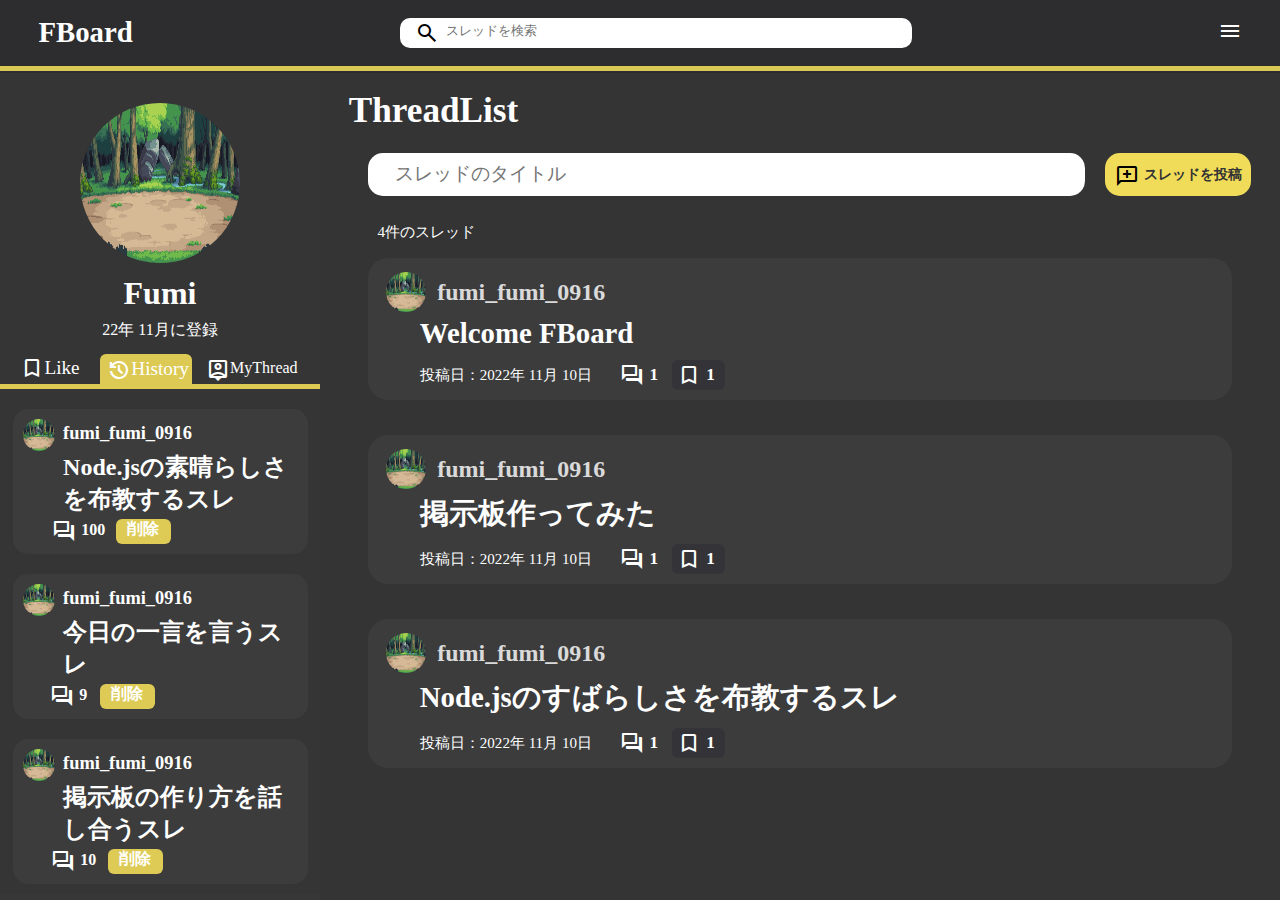
<file: index.html>
<!DOCTYPE html>
<html lang="en">
<head>
    <meta charset="UTF-8">
    <meta http-equiv="X-UA-Compatible" content="IE=edge">
    <meta name="viewport" content="width=device-width, initial-scale=1.0">
    <title>Document</title>
    <link rel="stylesheet" href="style.css">
    <link rel="stylesheet" href="mainStyle.css">
    <link rel="stylesheet" href="LeftBar.css">
    <link href="https://fonts.googleapis.com/icon?family=Material+Icons"
    rel="stylesheet">
    <link rel="stylesheet" href="https://fonts.googleapis.com/css2?family=Material+Symbols+Outlined:opsz,wght,FILL,GRAD@20..48,100..700,0..1,-50..200" />
    <link rel="stylesheet" href="https://fonts.googleapis.com/css2?family=Material+Symbols+Outlined:opsz,wght,FILL,GRAD@48,400,0,0" />
    <link rel="stylesheet" href="https://fonts.googleapis.com/css2?family=Material+Symbols+Outlined:opsz,wght,FILL,GRAD@20..48,100..700,0..1,-50..200" />
    <link href="https://fonts.googleapis.com/icon?family=Material+Icons" rel="stylesheet">

<body>
    <div class="mainWapp">        
        <div class="topBar">
            <div class="mainBox">
               
                <div class="topBarTitle">
                    <span class="TopTitile">FBoard</span>
                </div>
                <div class="inputWapp">
                    <span class="material-symbols-outlined sagasu">
                        search
                        </span>
                    <input type="text" class="searchThread" placeholder='スレッドを検索'>

                </div>
                <div class="kari">
                    <span class="material-symbols-outlined">
                        menu
                        </span>
                </div>
            </div>
            <div class="subBox">
            </div>
        </div>
        <div class="mainSpace">
            <div class="leftBar">
                <div class="leftBarTop">
                    <div class="phtoWapp">
                            <div class="photoWapp2">
                                    <img src="./DbubPH_XkAIyVdP.png" class="profilePhoto" width="160" height="160">

                            </div>
                            <div class="leftNameWapp">
                                <span class="NameTag">Fumi</span> 
                                <span class="MybirthDay">22年 11月に登録</span>
                            </div>
                            <div class="Toolbar">

                                    <div class="toolStar box1">
                                        <input type="radio" name="tab_item" id="tab_radio_A" class="tab_radio" >
                                        <div class="selectBox1">
                                        </div>
                                        <div class="toolTextWapp toolTextWappLike">
                                            <span class="material-symbols-outlined like toolText">
                                                bookmark
                                                </span>
                                            <label class="likeText toolText" id ="LikeText"  for="tab_radio_A">Like</label>
                                    </div>
                                    </div>
                                    <div class="toolHistory">
                                        <input type="radio" name="tab_item" id="tab_radio_B" class="tab_radio2" checked>
                                        <div class="selectBox1">

                                        </div>
                                        <div class="toolTextWapp toolTextWappHistory">
                                            <span class="material-symbols-outlined history">
                                                history
                                            </span>

                                        <label class="historyText toolText" for="tab_radio_B">History</label>
                                    </div>
                                    </div>
                                    <div class="toolThread">
                                        <input type="radio" name="tab_item" id="tab_radio_C" class="tab_radio3">
                                        <div class="selectBox1">

                                        </div>
                                        <div class="toolTextWapp toolTextWappMyThread">
                                            <span class="material-symbols-outlined myThread">
                                                person_pin
                                                </span>
                                            <label class="MyThreadText toolText" for = "tab_radio_C">MyThread</label>

                                        </div>
                                    </div>
                                    </div>
                                <!-- <div class="toolbarLine">
                                </div> -->

                            </div>

                    </div>
                    <div class="toolBarLine">
                        
                    </div>
                <div class="leftBarBottom">
                    <div class="leftBarBottomWapp">
                        <div class="LeftBarThread">
                            <div class="LeftBarThreadTop">
                                <img src="./DbubPH_XkAIyVdP.png" width="32px" height="32px" class="LeftBarImg">
                                <span class="LeftBarThreadName">fumi_fumi_0916</span>
                            </div>
                            <div class="LeftHreadMain">
                                <span class="LeftBarThreadTitle">Node.jsの素晴らしさを布教するスレ</span>
                            </div>
                            <div class="LeftBarThreadBottom">
                                    <div class="LeftThreadTweetCounter">
                                        <span class="material-symbols-outlined LeftThreadTweetIcon">
                                            forum
                                            </span>
                                        <span class="LeftTweetCounterText">100</span>
                                    </div>
                                    <div class="delteThreadButton">
                                        <span class="LeftThreadDelete">削除</span>
                                    </div>
                            </div>
                        </div>

                        <div class="LeftBarThread">
                            <div class="LeftBarThreadTop">
                                <img src="./DbubPH_XkAIyVdP.png" width="32px" height="32px" class="LeftBarImg">
                                <span class="LeftBarThreadName">fumi_fumi_0916</span>
                            </div>
                            <div class="LeftHreadMain">
                                <span class="LeftBarThreadTitle">今日の一言を言うスレ</span>
                            </div>
                            <div class="LeftBarThreadBottom">
                                    <div class="LeftThreadTweetCounter">
                                        <span class="material-symbols-outlined LeftThreadTweetIcon">
                                            forum
                                            </span>
                                        <span class="LeftTweetCounterText">9</span>
                                    </div>
                                    <div class="delteThreadButton">
                                        <span class="LeftThreadDelete">削除</span>
                                    </div>
                            </div>
                        </div>

                        <div class="LeftBarThread">
                            <div class="LeftBarThreadTop">
                                <img src="./DbubPH_XkAIyVdP.png" width="32px" height="32px" class="LeftBarImg">
                                <span class="LeftBarThreadName">fumi_fumi_0916</span>
                            </div>
                            <div class="LeftHreadMain">
                                <span class="LeftBarThreadTitle">掲示板の作り方を話し合うスレ</span>
                            </div>
                            <div class="LeftBarThreadBottom">
                                    <div class="LeftThreadTweetCounter">
                                        <span class="material-symbols-outlined LeftThreadTweetIcon">
                                            forum
                                            </span>
                                        <span class="LeftTweetCounterText">10</span>
                                    </div>
                                    <div class="delteThreadButton">
                                        <span class="LeftThreadDelete">削除</span>
                                    </div>
                            </div>
                        </div>

                        <div class="LeftBarThread">
                            <div class="LeftBarThreadTop">
                                <img src="./DbubPH_XkAIyVdP.png" width="32px" height="32px" class="LeftBarImg">
                                <span class="LeftBarThreadName">fumi_fumi_0916</span>
                            </div>
                            <div class="LeftHreadMain">
                                <span class="LeftBarThreadTitle">Node.jsの素晴らしさを布教するスレ</span>
                            </div>
                            <div class="LeftBarThreadBottom">
                                    <div class="LeftThreadTweetCounter">
                                        <span class="material-symbols-outlined LeftThreadTweetIcon">
                                            forum
                                            </span>
                                        <span class="LeftTweetCounterText">30</span>
                                    </div>
                                    <div class="delteThreadButton">
                                        <span class="LeftThreadDelete">削除</span>
                                    </div>
                            </div>
                        </div>

                </div>
                </div>
            </div>
            <div class="mainScreen">
                <div class="mainScreenWapp">
                    <div class="ThreadListTop">
                        <span class="ThreadListTopText">ThreadList</span>
                    </div>
                    <div class="ThreadCreateBox">
                        
                            <div class="createInputWapp">
                                <input type="text" class="createThreadInput" placeholder="スレッドのタイトル">
                            </div>
                            <div class="sendThreadButton">

                                    <span class="material-symbols-outlined createThreadIcon">
                                        add_comment
                                        </span>
                                    <span class="createThreadButton">スレッドを投稿</span>
                            </div>
                    </div>
                    <span class="ThreaCounterText">4件のスレッド</span>
                    <div class="WriteHread">
                        <div class="Thread">
                            <div class="ThreadHead">
                                <img src="./DbubPH_XkAIyVdP.png" width="40px" height="40px" class="ThreadIcon">
                                <span class="ThreadUserName">fumi_fumi_0916</span>
                            </div>
                            <div class="ThreadBody">
                                <span class="ThreadTitle">Welcome FBoard </span>
                            </div>
                            <div class="ThreadBottom">
                                    <span class="ThreadCreateSend">投稿日：</span>
                                    <span class="ThreadCreateDate">2022年 11月 10日</span>
                                    <div class="ThreadButton">
                                        <div class="seeNum">
                                            <span class="material-symbols-outlined ThreadTweetNumIcon">
                                                forum
                                                </span>
                                            <span class="TweetCounterText">1</span>
                                        </div>
                                        <div class="likeNum">
                                            <span class="material-symbols-outlined ThreadLikeCounterIcon">
                                                bookmark
                                                </span>
                                                <span class="LileCounterText">1</span>
                                        </div>
                                    </div>
                            </div>
                        </div>
                        

                        <div class="Thread">
                            <div class="ThreadHead">
                                <img src="./DbubPH_XkAIyVdP.png" width="40px" height="40px" class="ThreadIcon">
                                <span class="ThreadUserName">fumi_fumi_0916</span>
                            </div>
                            <div class="ThreadBody">
                                <span class="ThreadTitle">掲示板作ってみた</span>
                            </div>
                            <div class="ThreadBottom">
                                    <span class="ThreadCreateSend">投稿日：</span>
                                    <span class="ThreadCreateDate">2022年 11月 10日</span>
                                    <div class="ThreadButton">
                                        <div class="seeNum">
                                            <span class="material-symbols-outlined ThreadTweetNumIcon">
                                                forum
                                                </span>
                                            <span class="TweetCounterText">1</span>
                                        </div>
                                        <div class="likeNum">
                                            <span class="material-symbols-outlined ThreadLikeCounterIcon">
                                                bookmark
                                                </span>
                                                <span class="LileCounterText">1</span>
                                        </div>

                                    </div>
                            </div>
                        </div>

                        <div class="Thread">
                            <div class="ThreadHead">
                                <img src="./DbubPH_XkAIyVdP.png" width="40px" height="40px" class="ThreadIcon">
                                <span class="ThreadUserName">fumi_fumi_0916</span>
                            </div>
                            <div class="ThreadBody">
                                <span class="ThreadTitle">Node.jsのすばらしさを布教するスレ</span>
                            </div>
                            <div class="ThreadBottom">
                                    <span class="ThreadCreateSend">投稿日：</span>
                                    <span class="ThreadCreateDate">2022年 11月 10日</span>
                                    <div class="ThreadButton">
                                        <div class="seeNum">
                                            <span class="material-symbols-outlined ThreadTweetNumIcon">
                                                forum
                                                </span>
                                            <span class="TweetCounterText">1</span>
                                        </div>
                                        <div class="likeNum">
                                            <span class="material-symbols-outlined ThreadLikeCounterIcon">
                                                bookmark
                                                </span>
                                                <span class="LileCounterText">1</span>
                                        </div>

                                    </div>
                            </div>
                        </div>
                        

                    </div>
                    <div class="">

                    </div>
                </div>
            </div>
        </div>
    </div>

</body>
</html>
</file>
<file: style.css>
.topBar{
    background-color: #2d2d2ffa;
    height: 73px;
}
body{
    margin: 0;
    background-color: #343435;
}
.mainWapp{
    height: 100vh;
    overflow: hidden;
}
.mainSpace{
    display: flex;
    background-color: #343435;

}
.leftBar{
    flex:2.45;
    min-width: 320px;
    background-color:#373738; 

    resize: both;
    height: 100vh;

}
.mainScreen{
    flex: 7.55;
    background-color:#343435;
    height: 90vh;
    overflow: auto;
    scrollbar-width: none
    ;
}
.leftBarTop{
    flex: 3.5;
    /* background-color:  #373738; */
    background-color:  #303030;

}
.leftBarBottom{
    flex: 6.5;
    height: 56vh;
    background-color:#353536;
    overflow: auto;
    scrollbar-width: none
}
.leftBarBottomWapp{
    height: 100%;
    
    
}
.mainBox{
    height:90%;
}
.sagasu{
    margin-top: 3px;
}
.subBox{
    background-color:rgba(255, 233, 92, 0.828);
    height: 5px;
}
.TopTitile{
    color: white;

    font-size: 180%;
    /* font-size: 1.5em; */
    font-weight: 800;
    font-family: 'Franklin Gothic';
}
.mainBox{
    display: flex;
    align-items: center;
    justify-content: space-between;
    width: 100%;

}
.topBarTitle{
    margin-left: 3%;
    
}
.searchBar{
    justify-content: center;
    
}
.searchThread{
    margin-left: 1%;
    display:flex;
    margin-top: 10px;
    outline: none;
    margin-top: 0px;
    height: 80%;
    width: 84%;
    border: none;
}
.kari{
     color: white;
margin-right: 3%;
}
.inputWapp{
    width: 40%;
    height: 30px;
    margin-right:6%;
    margin-left: 3%;
    border-radius: 10px;
    background-color: white;
    display: flex;

}

.material-symbols-outlined {
    display: flex;
    margin-left: 3%;

    
}


.phtoWapp{
    height: 100%;
     /* background-color: #373738;  */
     background-color: #353536;
}

.profilePhoto{
    border-radius: 50%;
    margin-top:30px;
}
.NameTag{

    color: white;
    font-size: 200%;
    /* font-size: 1.5em; */
    font-weight: 800;
    font-family: 'Franklin Gothic';
}
.leftNameWapp{
    text-align: center;
    margin-top: 8px;
}
.photoWapp2{
    text-align: center;
    /* margin-top: 40px; */
}
.profileText{
    display: flex;
}
.MybirthDay{
    color:white;
    font-family: 'Franklin Gothic';
}
.MybirthDay{
    display:flex;
    justify-content: center;
    margin-top: 8px;
}
.Toolbar{
    margin-top:4%;
    display: flex;
    justify-content: space-between;
    user-select:none
}
.toolbarLine{
    background-color: rgba(255, 233, 92, 0.828);
    height: 7px;
}
.material-symbols-outlined{

}
.toolStar{
    display: flex;
    color: white;
    margin-left: 4%;

}
.likeText{
    font-size: 120%;
    color: white;
    align-items: center;
    margin-top: 2px;

    font-family: 'Franklin Gothic';
}
.tab_radio:checked+.likeText{
    color: red;
}
.like{
    color: white;
    align-items: center;
    margin-top: 2px;

}
.toolHistory{
    display: flex;
    margin-left: 10px;
}
.history{
    color: white;
    align-items: center;
    margin-top: 2px;
}
.historyText{
    font-size: 120%;
    color: white;
    align-items: center;
    margin-top: 4px;
    font-family: 'Franklin Gothic';

}

.toolThread{
    display: flex;
    margin-right: 9%;
}
.myThread{
    color: white;
    align-items: center;
    margin-top: 2px;
}
.MyThreadText{
    font-size: 100%;
    color: white;
    align-items: center;
    margin-top: 3px;

    font-family: 'Franklin Gothic';

}

.toolBarLine{
    background-color: rgba(255, 233, 92, 0.828);
    height: 5px;
    
}
.toolText{
    margin-bottom: 4px;
}
.selectBox1{

}
.tab_radio:checked + .selectBox1 {
    background-color:rgba(255, 233, 92, 0.828);
    padding-left: 16px;
    position: absolute;
    height: 30px;
    width: 4%;
    min-width: 50px;
    align-items: center;
    border-radius: 6px 6px 0 0;
    min-width: 70px;
}  
.tab_radio2:checked + .selectBox1 {
    background-color:rgba(255, 233, 92, 0.828);
    margin: 0;
    padding: 0;
    position: absolute;
    height: 30px;
    width: 6%;
    min-width: 92px;
    
    border-radius: 6px 6px 0 0;
} 
.tab_radio3:checked + .selectBox1 {
    background-color:rgba(255, 233, 92, 0.828);
    margin: 0;
    padding: 0;
    position: absolute;
    height: 30px;
    width: 6%;
    margin-right: 0px;
    align-items: center;
     margin-right: 3%;
    word-break: break-all;

    min-width: 100px;
    border-radius: 6px 6px 0 0;
} 

.toolTextWapp{
    display: flex;
    /* position: relative; */
}
.toolTextWappHistory{
    margin-left: 6%;
    align-items: center;

    position: relative;

}
.toolTextWappLike{
    align-items: center;
    text-align: center;
    position: relative;
    left: 10%;
    
}
.toolTextWappMyThread{
    align-items: center;
    text-align: center;
    position: relative;
    left: 4%;

}

.tab_radio,.tab_radio2,.tab_radio3{
    display: none;
}
</file>
<file: mainStyle.css>
.mainScreenWapp{
    height: 100vh;
}
.ThreadListTop{

    table-layout: fixed;
    flex: 1;
    top: 0;
    z-index: 100;
}
.ThreadCreateBox{
    height: 8%;
    flex: 2;
    margin-top: 2%;
    display: flex;
    min-height: 68px;
}
.WriteHread{
    height: 75%;


}
.ThreadListTop{
    color: white;
    font-family: 'Franklin Gothic';
    font-size: 220%;
    display: flex;
    align-items: center;
    font-weight: 650;
    margin-left: 3%;
    margin-top: 18px;
    user-select:none;
}
.ThreadCreateBox{
    
}
.createThreadInput{
    height: 70%;

    font-size: 120%;
    margin-left:25px;
    margin-top: 5px;
    border:none;
    outline: none;
    width: fit-content;
    width: 85%;

}
.createInputWapp{

    background-color:white;
    margin-left: 5%;
    margin-top: 0.3%;
    height: 43px;
    width:77%;
    min-width: 250px;
    border-radius: 15px;


}

.createThreadButton{
    font-size: 90%;
    display: flex;
    align-items: center;
    font-family:'Franklin Gothic';
    font-weight: 650;
    color: #333333;
    white-space: nowrap;
    
}
.sendThreadButton{
    width: fit-content;
    display: flex;
    justify-content: center;
    margin-top: 0.3%;
    margin-right: 3%;
    /* background-color: rgba(247, 242, 101, 0.828);;; */
    background-color: rgba(255, 233, 92, 0.931);
    height: 43px;
    padding-right: 1%;
    border-radius: 15px;
    margin-left: 2%;
    user-select:none
}
.createThreadIcon{
    margin-top: 8%;
    margin-right: 5px;
    margin-left: 10px;
    justify-content: center;
    align-items: center;
}
.InputWappWapp{
    height: 100%;
}
.Thread{
    background-color: #3c3c3d;
    width: 90%;
    
    box-sizing: border-box;
    margin-left: 5%;
    margin-top: 15px;
    margin-bottom: 35px;
    border-radius: 20px;
}
.WriteThread{
    width: 100%;
    height: 100%;
}
.ThreaCounterText{
    margin-left: 6%;
    font-size: 95%;
    color: white;
    font-family: 'Franklin Gothic';
}
.ThreadIcon{
    border-radius: 50%;
    margin-left: 2.1%;
    margin-top:14px;
}
.ThreadHead{
    display: flex;
}
.ThreadUserName{
    display: flex;
    font-family: 'Franklin Gothic';
    align-items: center;
    color: rgba(255, 255, 255, 0.814);
    font-size: 150%;
    margin-left: 11px;
    margin-top: 14px;
    font-weight: 650;
}
.ThreadBody{
    margin-top: 5px;
    margin-left: 6%;
    margin-right: 1.5%;
    height: 100%;

}
.ThreadTitle{
    font-family: 'Franklin Gothic';
    color: white;
    font-weight: 650;
    font-size: 180%;

    table-layout: fixed;
    word-wrap: break-word;
}
.ThreadBottom{
    margin-top: 10px;
    padding-bottom: 10px;
    display: flex;
}
.likeNum{
    height: 30px;
    background-color: #343438;
    border-radius: 6px;
    align-items: center;
    margin-left: 4%;
}
.seeNum{
    height: 30px;

    border-radius: 8px;
    align-items: center;
    margin-left: 1%;
}
.likeNum{
    display: flex;
}
.ThreadLikeCounterIcon{
    align-items: center;
    margin-left: 7px;
}
.seeNum{
    display: flex;
    margin-left: 10%;
}
.ThreadTweetNum{
    align-items: center;
    
}
.LileCounterText{
    margin-left: 5px;
    margin-right: 10px;
    font-size: 108%;
    font-weight: 550;
    color: white;
    font-family: 'Franklin Gothic';
}
.ThreadLikeCounterIcon{
    margin-left: 5px;
    color: white;
}
.ThreadTweetNumIcon{
    margin-left: 5px;
    color: white;
}
.TweetCounterText{
    margin-left: 5px;
    margin-right: 10px;
    font-size: 108%;
    color: white;
    font-weight: 550;
    font-family: 'Franklin Gothic';
}
.ThreadCreateDate{
    font-family: 'Franklin Gothic';
    color: white;
    font-size: 94%;
    display: flex;
    align-items: center;
    White-space: nowrap
}
.ThreadLeft{
    display: flex;
}
.ThreadRight{
    display: flex;
}
.ThreadButton{
    display: flex;
    margin-left: 1.5%;
}
.ThreadCreateSend{
    font-family: 'Franklin Gothic';
    color: white;
    font-size: 94%;
    display: flex;
    align-items: center;
    White-space: nowrap;
    margin-left: 6%;
}
</file>
<file: LeftBar.css>
.LeftBarThread{
    background-color: #3c3c3d;
    width: 92%;
    margin-top: 20px;
    margin-left: 4.1%; 
    border-radius: 15px;

}
.LeftBarThreadTitle{
    color: white;
    font-family: "Franklin Gothic";
    font-size: 150%;
    font-weight: 650;
    margin-top: 10px;
}
.LeftBarThreadTop{
    display: flex;
}
.LeftBarImg{
    border-radius: 50%;
    margin-top: 10px;
    margin-left: 10px;
}
.LeftBarThreadName{
    color: white;
    display: flex;
    align-items: center;
    font-family: "Franklin Gothic";
    font-weight: 600;
    font-size: 115%;
    margin-top: 8px;
    margin-left: 8px;
}
.leftBarBottom{
    width: 100%;

}
.LeftBarThreadBottom{
    display: flex;
}
.LeftThreadTweetCounter{
    display: flex;
    margin-left: 11%;
}

.LeftThreadTweetIcon{
    margin-left: 13%;
    color: white;
    margin-top: 4px;
    font-size: 90%;
}
.LeftTweetCounterText{
    align-items: center;
    font-family: "Franklin Gothic";
    color: white;
    margin-top: 6px;
    margin-bottom: 15px;
    margin-left: 1%;
    font-weight: 590;
}
.LeftTweetCounterText{
    margin-left: 5px;
}
.delteThreadButton{
    height: 25px;
    width: 55px;
    border-radius: 6px;
    margin-left: 6%;
    margin-top: 4px;
    background-color:rgba(255, 233, 92, 0.828);
}
.LeftThreadDelete{
    font-family: "Franklin Gothic";
    color: rgb(255, 255, 255);
    font-weight: 600;
    margin-left: 20%;
}
.LeftHreadMain{
    margin-left:50px;
    margin-right: 10px;
}
.LeftBarThread{
    overflow: auto;
}
</file>
